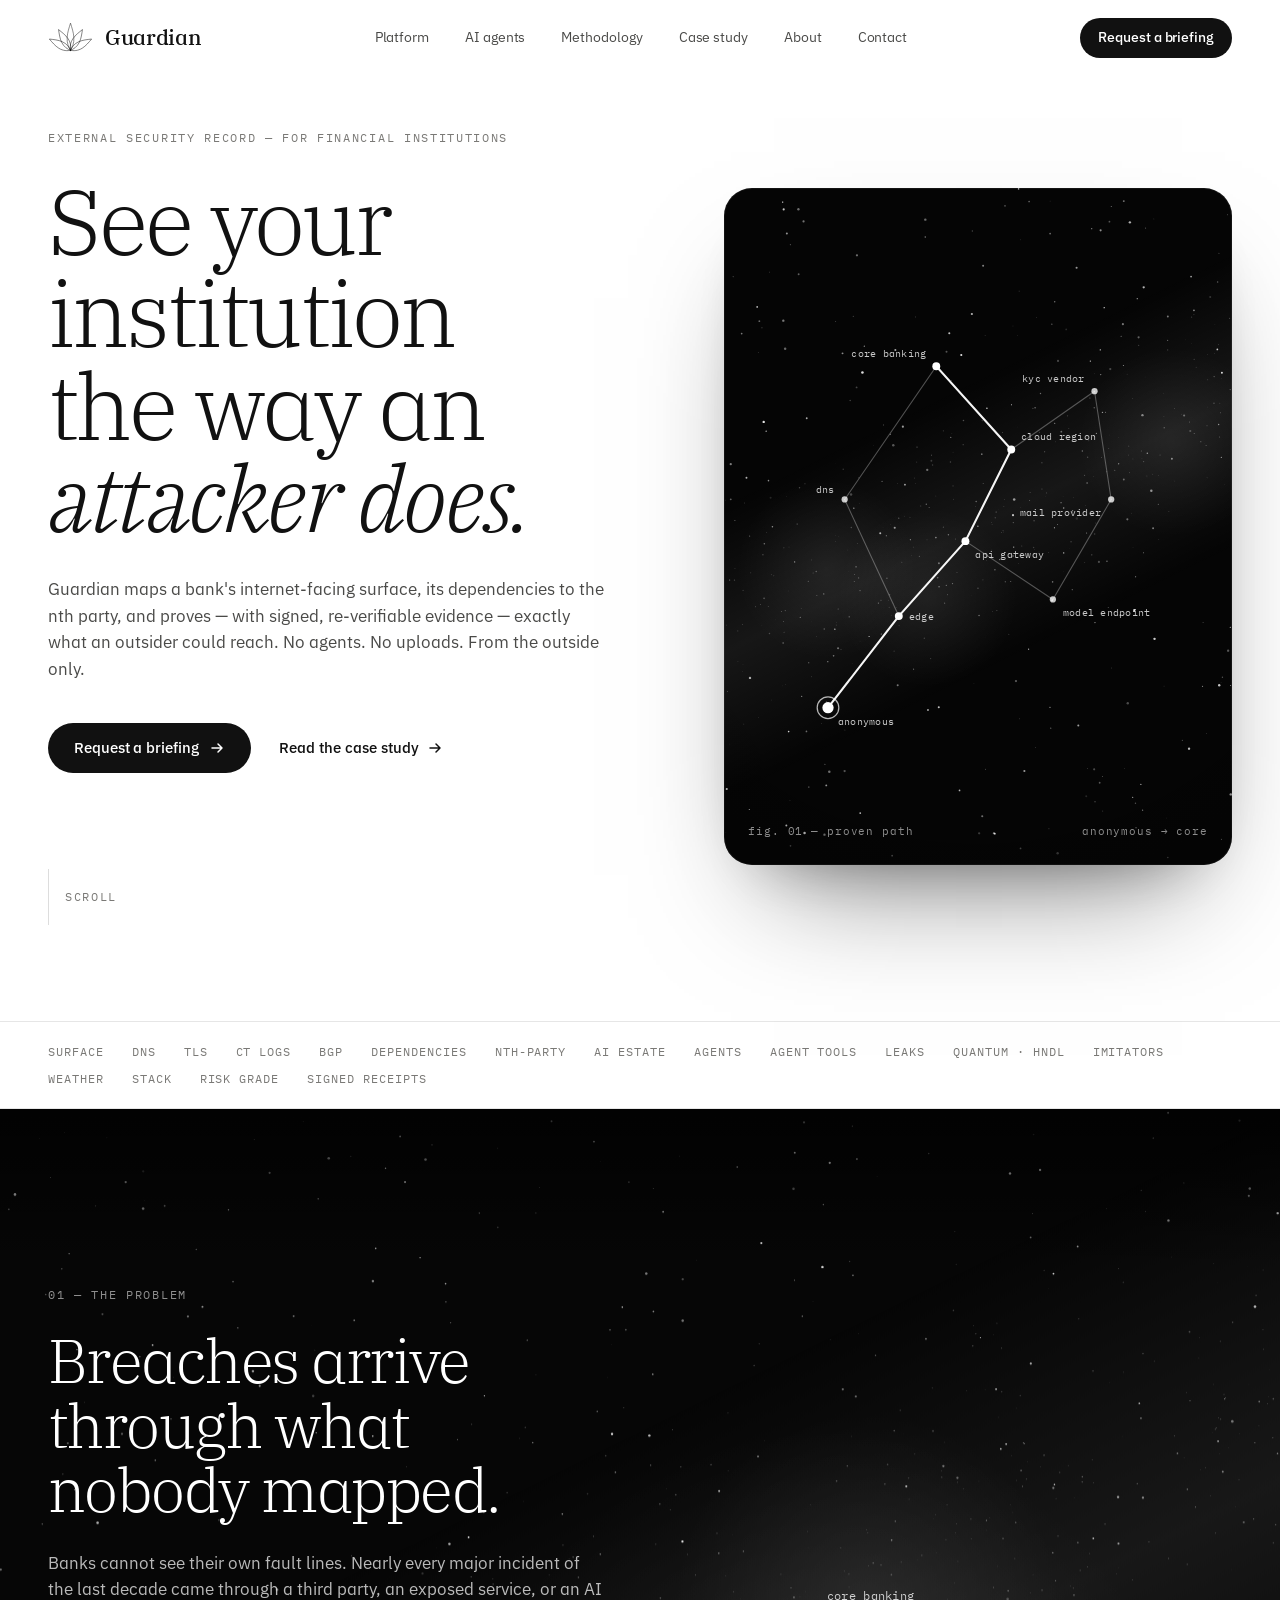
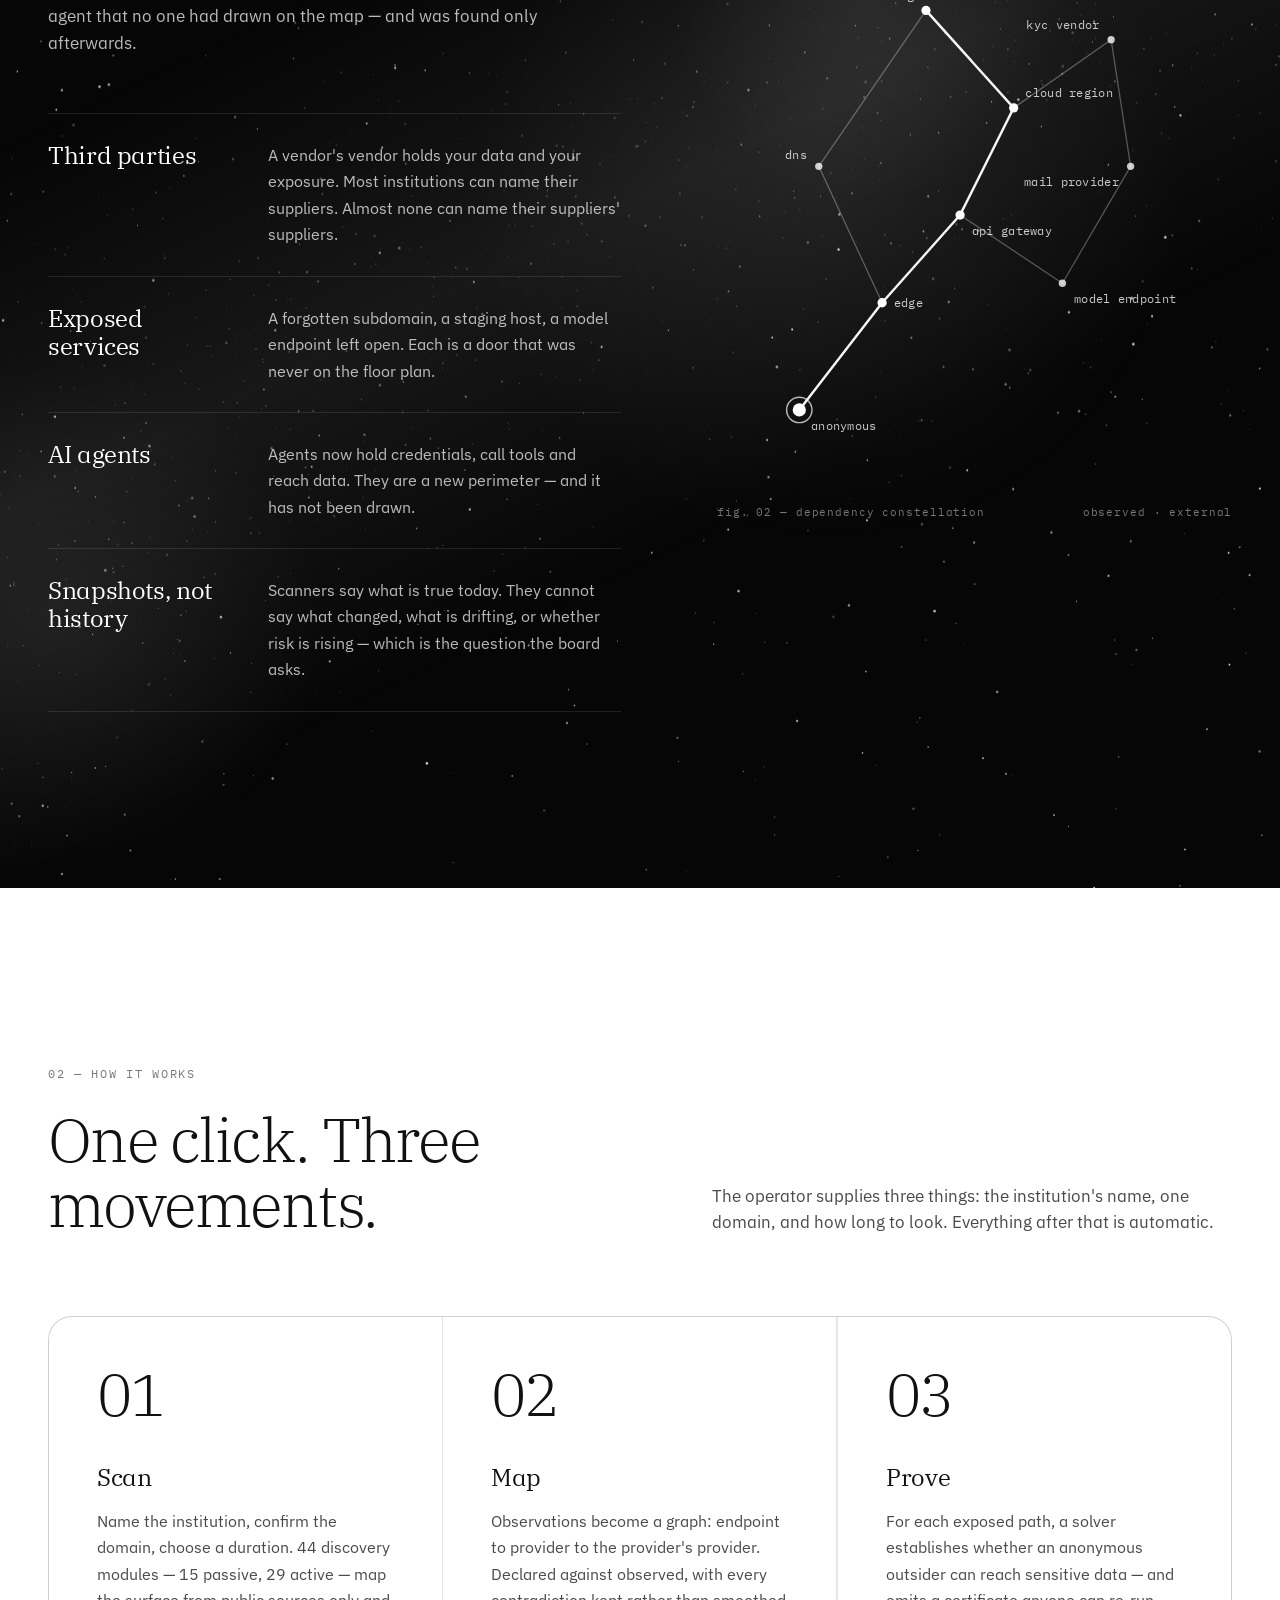
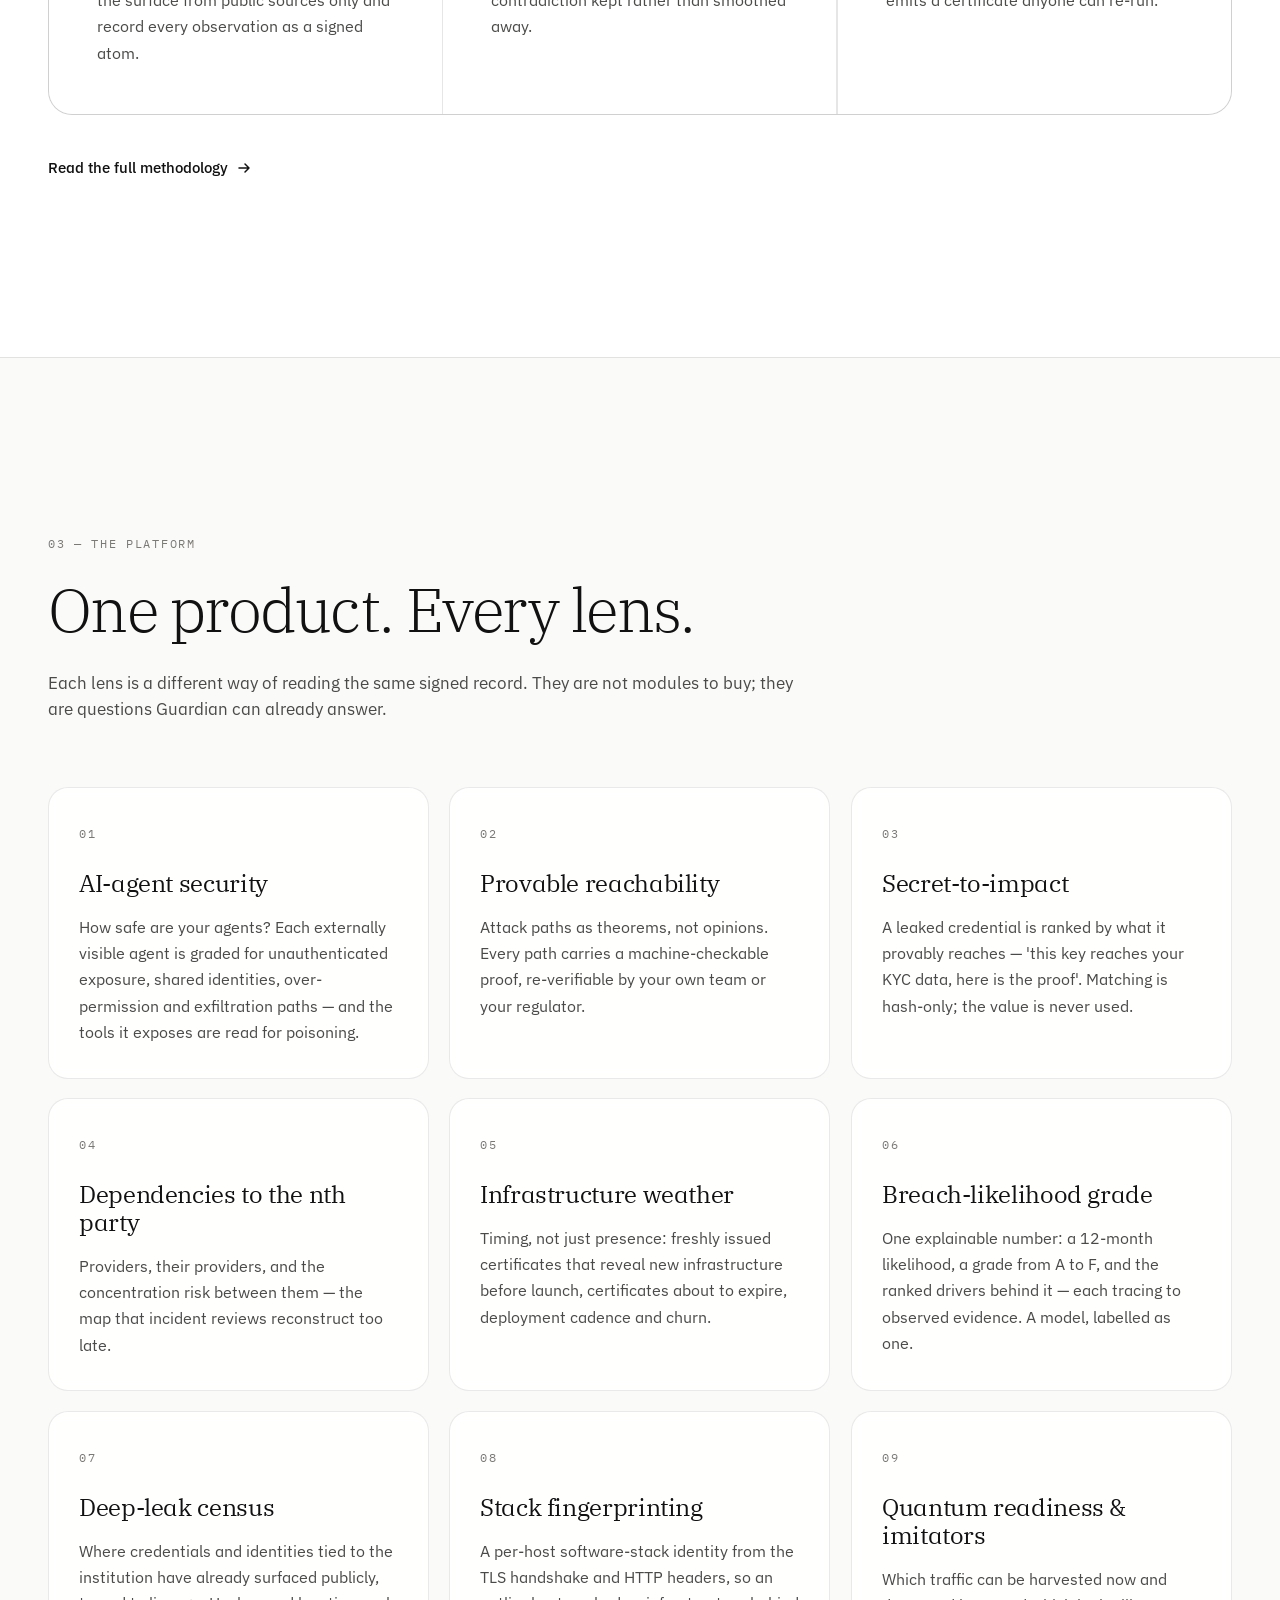
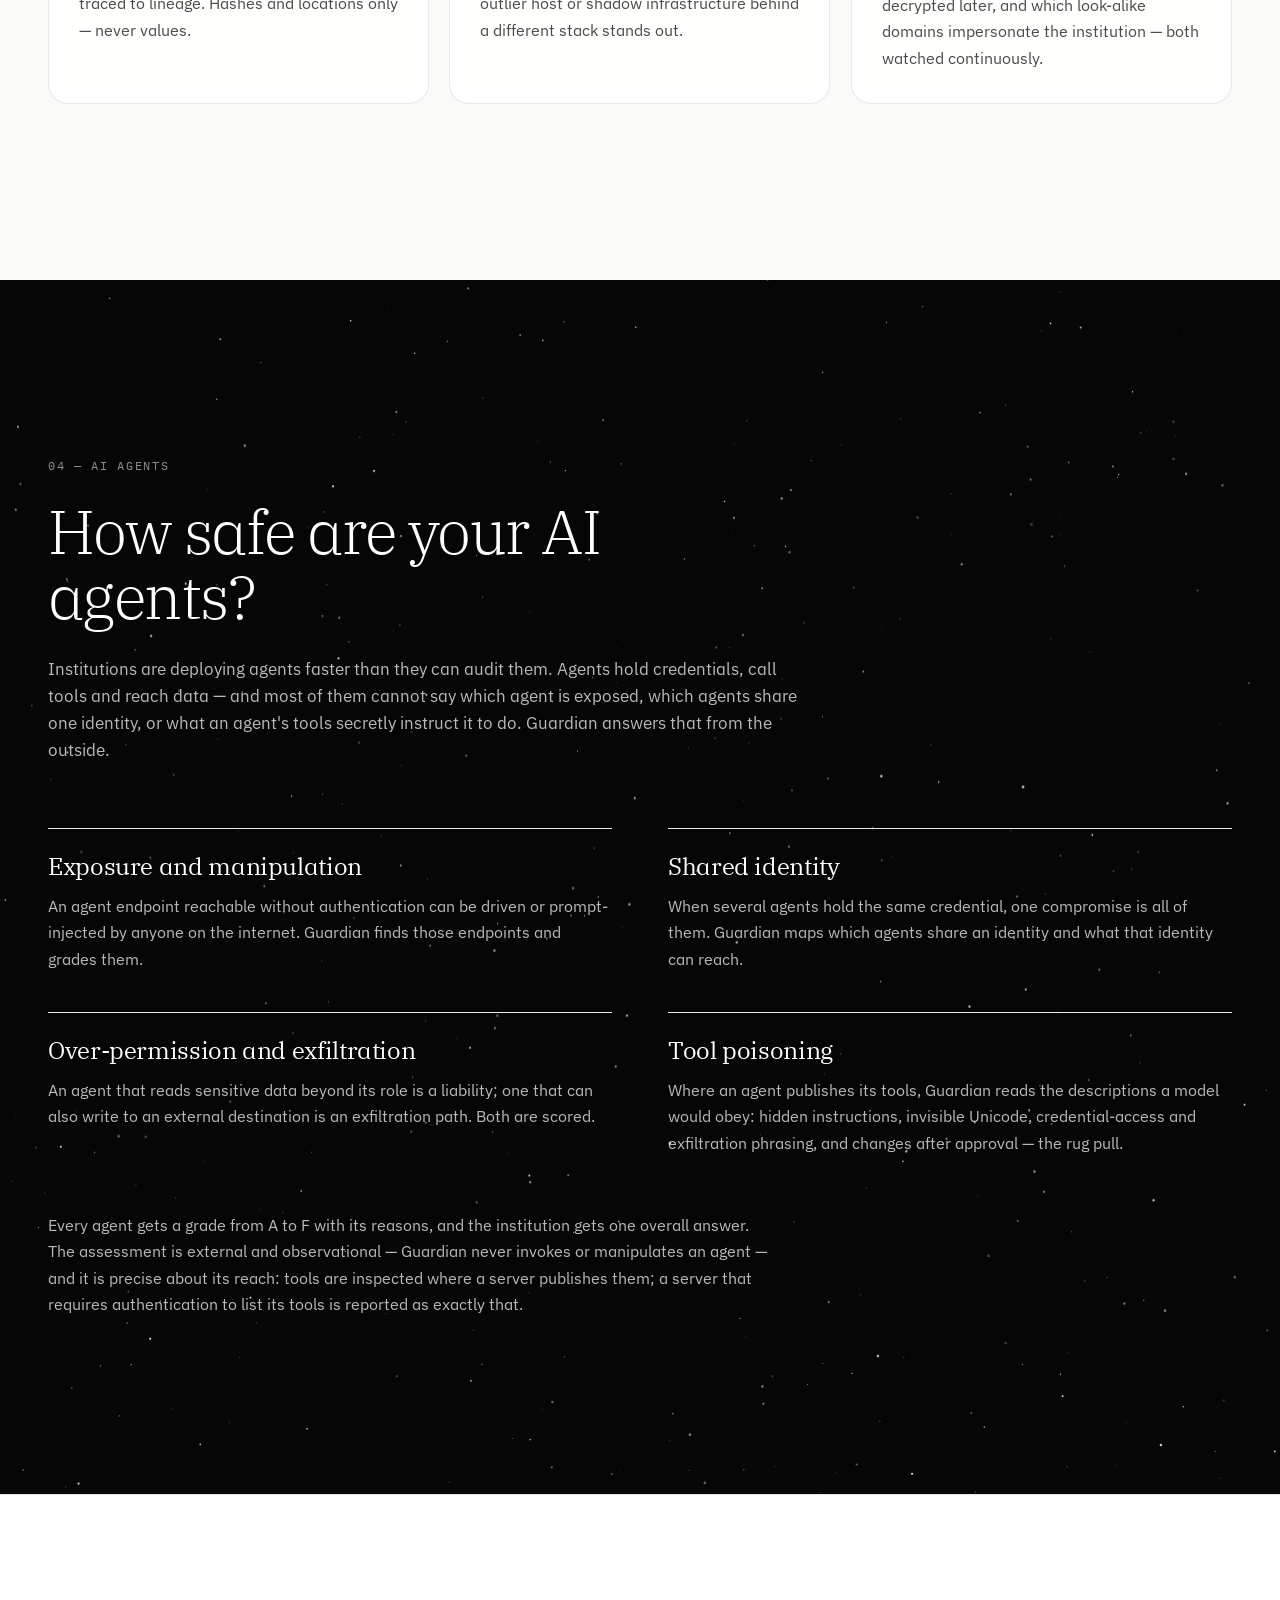
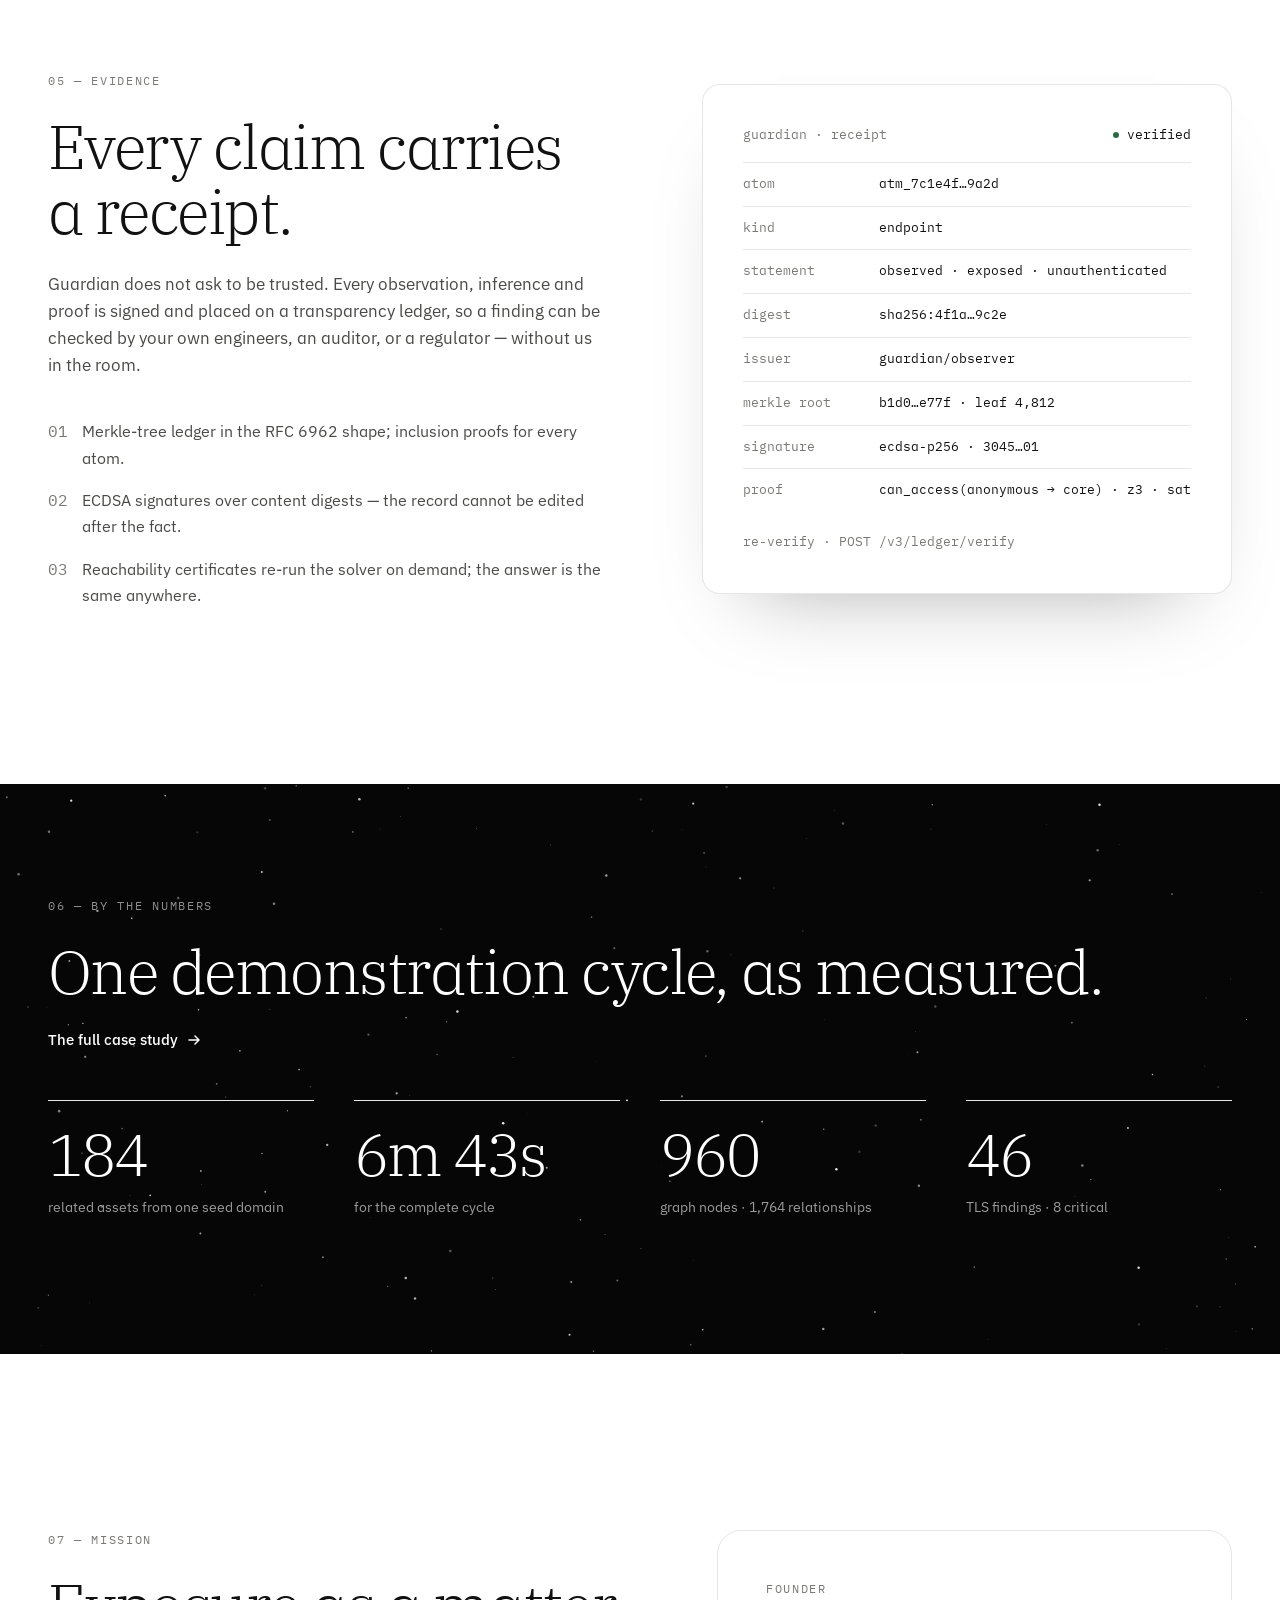
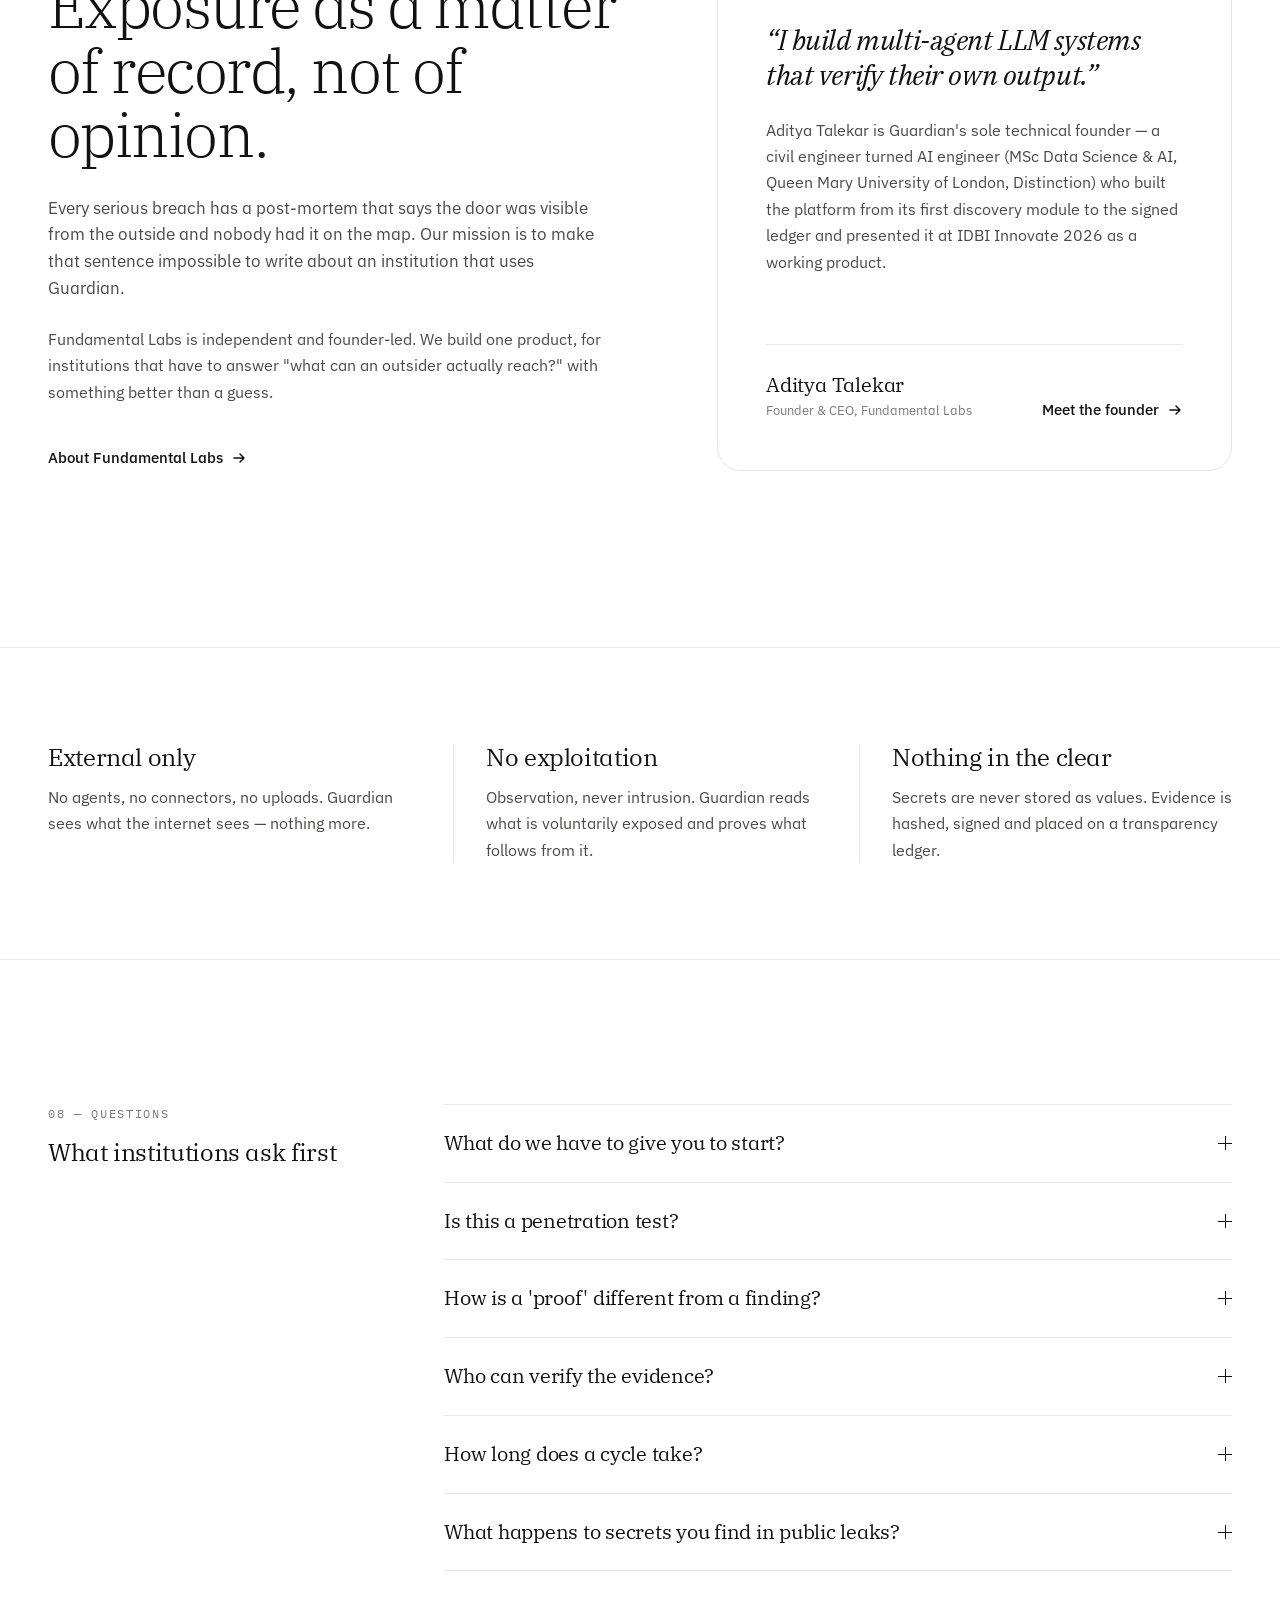
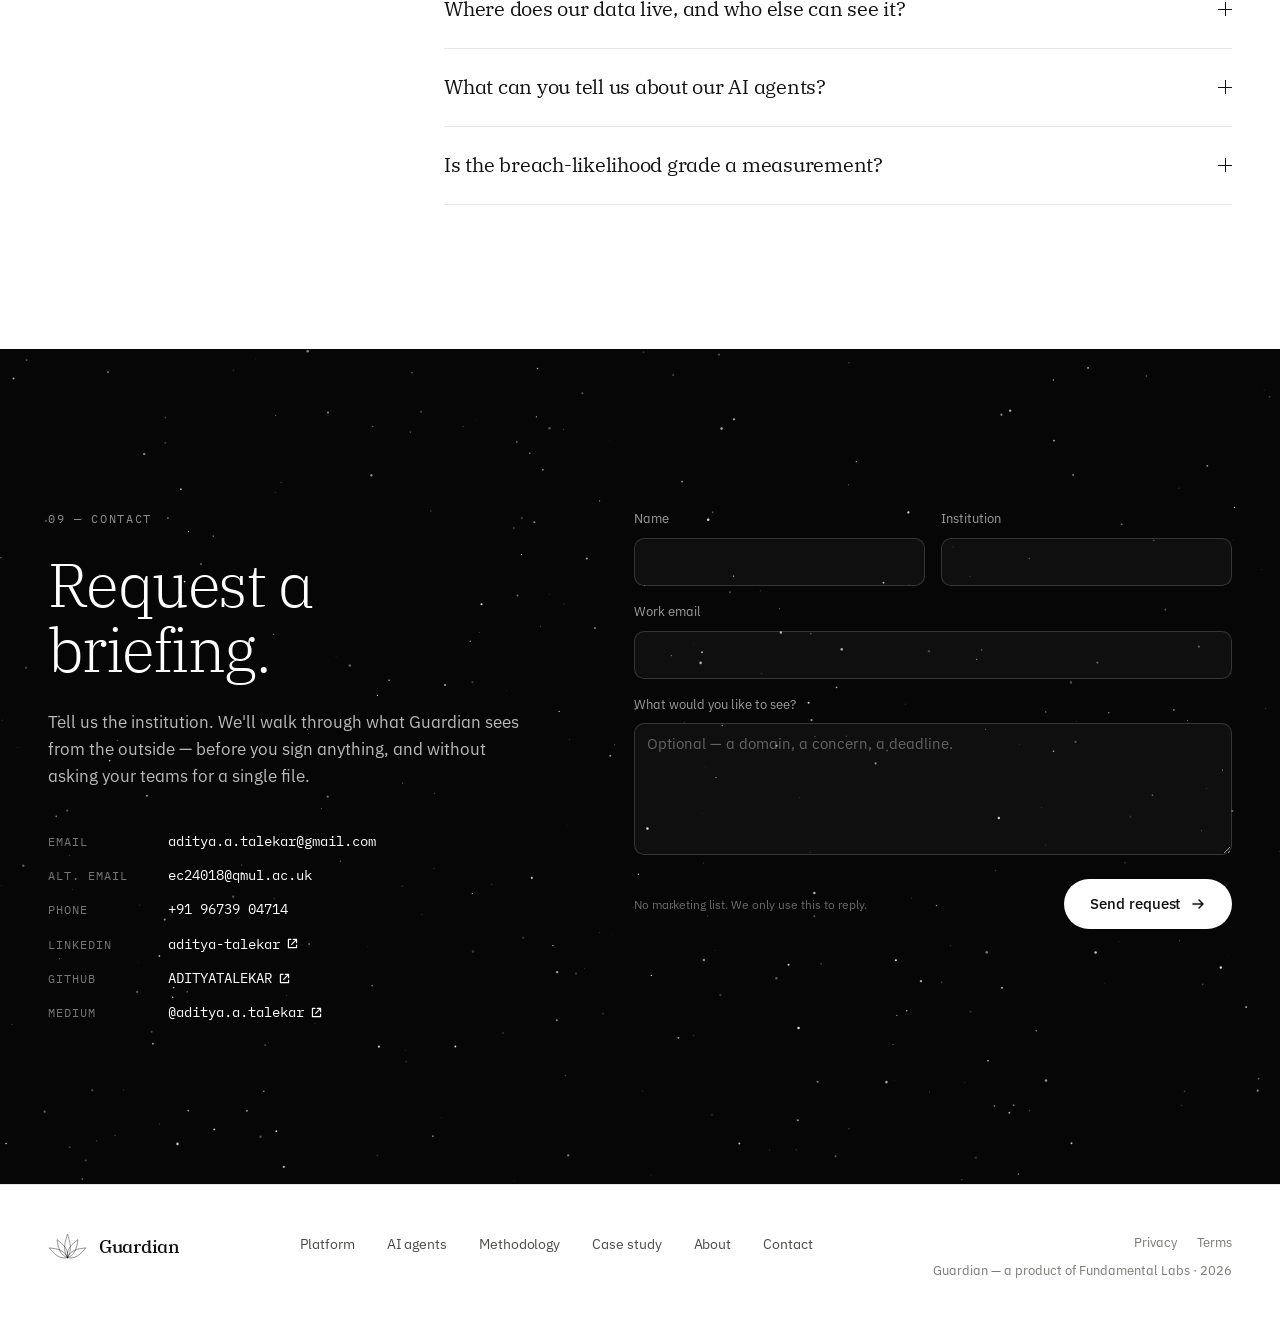
<file: index.html>
<!doctype html>
<html lang="en">
  <head>
    <meta charset="UTF-8" />
    <meta name="viewport" content="width=device-width, initial-scale=1.0" />
    <meta name="color-scheme" content="light dark" />
    <title>Guardian</title>
    <!-- Favicon: the original five-petal Guardian lotus (same petal path as src/components/brand/BrandLotus.tsx).
         Near-white by default (dark product); ink in a light OS context. -->
    <link
      rel="icon"
      type="image/svg+xml"
      href="data:image/svg+xml,%3Csvg xmlns='http://www.w3.org/2000/svg' viewBox='0 0 132 88' fill='none' stroke='%23f2f2f2' stroke-width='6' stroke-linecap='round' stroke-linejoin='round'%3E%3Cstyle%3E@media(prefers-color-scheme:light)%7Bsvg%7Bstroke:%23171717%7D%7D%3C/style%3E%3Cg transform='translate(6 0)'%3E%3Cpath d='M0 0C-7-8-13-20-12-37C-11-51-5-65 0-78C5-65 11-51 12-37C13-20 7-8 0 0Z' transform='translate(60 78) rotate(-62) scale(.9 .9)'/%3E%3Cpath d='M0 0C-7-8-13-20-12-37C-11-51-5-65 0-78C5-65 11-51 12-37C13-20 7-8 0 0Z' transform='translate(60 78) rotate(62) scale(.9 .9)'/%3E%3Cpath d='M0 0C-7-8-13-20-12-37C-11-51-5-65 0-78C5-65 11-51 12-37C13-20 7-8 0 0Z' transform='translate(60 78) rotate(-30) scale(.9 .9)'/%3E%3Cpath d='M0 0C-7-8-13-20-12-37C-11-51-5-65 0-78C5-65 11-51 12-37C13-20 7-8 0 0Z' transform='translate(60 78) rotate(30) scale(.9 .9)'/%3E%3Cpath d='M0 0C-7-8-13-20-12-37C-11-51-5-65 0-78C5-65 11-51 12-37C13-20 7-8 0 0Z' transform='translate(60 78) scale(.82 1.02)'/%3E%3C/g%3E%3C/svg%3E"
    />
    <link rel="preconnect" href="https://fonts.googleapis.com" />
    <link rel="preconnect" href="https://fonts.gstatic.com" crossorigin />
    <link
      href="https://fonts.googleapis.com/css2?family=IBM+Plex+Sans:wght@400;500;600;700&family=IBM+Plex+Mono:wght@400;500;600&family=IBM+Plex+Serif:ital,wght@0,300;0,400;0,500;0,600;1,300;1,400&display=swap"
      rel="stylesheet"
    />
    <script type="module" crossorigin src="/assets/index-Ob4uKhtk.js"></script>
    <link rel="stylesheet" crossorigin href="/assets/index-Cc1zvA0d.css">
  </head>
  <body>
    <div id="root"></div>
  </body>
</html>
</file>
<file: assets/index-Cc1zvA0d.css>
:root{--nav-w: 248px;--nav-collapsed-w: 60px;--rail-w: 244px;--drawer-w: 480px;--header-h: 60px;--content-max: 1200px;--font-sans: "IBM Plex Sans", ui-sans-serif, system-ui, -apple-system, sans-serif;--font-mono: "IBM Plex Mono", ui-monospace, "SFMono-Regular", Menlo, monospace;--font-serif: "IBM Plex Serif", ui-serif, Georgia, "Times New Roman", serif;--c-bg: 255 255 255;--c-canvas: 255 255 255;--c-page: 255 255 255;--c-surface: 255 255 255;--c-surface-2: 246 246 245;--c-surface-3: 237 237 235;--c-hover: 246 246 245;--c-line: 231 231 230;--c-line-strong: 214 213 210;--c-fg: 17 17 17;--c-fg-muted: 74 74 72;--c-fg-faint: 122 121 118;--c-fg-ghost: 168 167 163;--c-accent: 17 17 17;--c-accent-fg: 255 255 255;--c-focus: 17 17 17;--c-inverse: 17 17 17;--c-inverse-fg: 255 255 255;--c-sev-critical: 180 35 42;--c-sev-high: 181 106 27;--c-sev-medium: 154 123 20;--c-sev-low: 74 74 72;--c-sev-info: 122 121 118;--c-ok: 47 106 67;--c-warn: 154 123 20;--c-danger: 180 35 42;--st-observed: 74 74 72;--st-verified: 47 106 67;--st-attested: 90 75 122;--st-inferred: 154 123 20;--st-simulated: 122 121 118;--st-contradicted: 180 35 42;--st-unknown: 168 167 163;--as-observed: 74 74 72;--as-declared: 154 123 20;--as-both: 47 106 67;--as-contradicted: 180 35 42;--c-graph-edge: 214 213 210;--c-graph-node: 17 17 17;--shadow-hover: 0 1px 3px rgb(17 17 17 / .06);--shadow-pop: 0 10px 34px rgb(17 17 17 / .1), 0 0 0 1px rgb(17 17 17 / .04);color-scheme:light}:root[data-theme=dark]{--c-bg: 8 8 8;--c-canvas: 10 10 10;--c-page: 14 14 14;--c-surface: 18 18 18;--c-surface-2: 26 26 26;--c-surface-3: 36 36 36;--c-hover: 26 26 26;--c-line: 32 32 32;--c-line-strong: 52 52 52;--c-fg: 242 242 242;--c-fg-muted: 182 182 182;--c-fg-faint: 138 138 138;--c-fg-ghost: 96 96 96;--c-accent: 242 242 242;--c-accent-fg: 8 8 8;--c-focus: 242 242 242;--c-inverse: 242 242 242;--c-inverse-fg: 8 8 8;--c-sev-critical: 240 90 86;--c-sev-high: 232 146 64;--c-sev-medium: 214 178 74;--c-sev-low: 150 150 150;--c-sev-info: 138 138 138;--c-ok: 86 184 120;--c-warn: 214 178 74;--c-danger: 240 90 86;--st-observed: 150 150 150;--st-verified: 86 184 120;--st-attested: 168 142 224;--st-inferred: 214 178 74;--st-simulated: 138 138 138;--st-contradicted: 240 90 86;--st-unknown: 96 96 96;--as-observed: 150 150 150;--as-declared: 214 178 74;--as-both: 86 184 120;--as-contradicted: 240 90 86;--c-graph-edge: 52 52 52;--c-graph-node: 242 242 242;--shadow-hover: 0 1px 3px rgb(0 0 0 / .6);--shadow-pop: 0 16px 48px rgb(0 0 0 / .7), 0 0 0 1px rgb(255 255 255 / .06);color-scheme:dark}*,:before,:after{box-sizing:border-box;border-width:0;border-style:solid;border-color:#e5e7eb}:before,:after{--tw-content: ""}html,:host{line-height:1.5;-webkit-text-size-adjust:100%;-moz-tab-size:4;-o-tab-size:4;tab-size:4;font-family:var(--font-sans),ui-sans-serif,system-ui,sans-serif;font-feature-settings:normal;font-variation-settings:normal;-webkit-tap-highlight-color:transparent}body{margin:0;line-height:inherit}hr{height:0;color:inherit;border-top-width:1px}abbr:where([title]){-webkit-text-decoration:underline dotted;text-decoration:underline dotted}h1,h2,h3,h4,h5,h6{font-size:inherit;font-weight:inherit}a{color:inherit;text-decoration:inherit}b,strong{font-weight:bolder}code,kbd,samp,pre{font-family:var(--font-mono),ui-monospace,SFMono-Regular,Menlo,monospace;font-feature-settings:normal;font-variation-settings:normal;font-size:1em}small{font-size:80%}sub,sup{font-size:75%;line-height:0;position:relative;vertical-align:baseline}sub{bottom:-.25em}sup{top:-.5em}table{text-indent:0;border-color:inherit;border-collapse:collapse}button,input,optgroup,select,textarea{font-family:inherit;font-feature-settings:inherit;font-variation-settings:inherit;font-size:100%;font-weight:inherit;line-height:inherit;letter-spacing:inherit;color:inherit;margin:0;padding:0}button,select{text-transform:none}button,input:where([type=button]),input:where([type=reset]),input:where([type=submit]){-webkit-appearance:button;background-color:transparent;background-image:none}:-moz-focusring{outline:auto}:-moz-ui-invalid{box-shadow:none}progress{vertical-align:baseline}::-webkit-inner-spin-button,::-webkit-outer-spin-button{height:auto}[type=search]{-webkit-appearance:textfield;outline-offset:-2px}::-webkit-search-decoration{-webkit-appearance:none}::-webkit-file-upload-button{-webkit-appearance:button;font:inherit}summary{display:list-item}blockquote,dl,dd,h1,h2,h3,h4,h5,h6,hr,figure,p,pre{margin:0}fieldset{margin:0;padding:0}legend{padding:0}ol,ul,menu{list-style:none;margin:0;padding:0}dialog{padding:0}textarea{resize:vertical}input::-moz-placeholder,textarea::-moz-placeholder{opacity:1;color:#9ca3af}input::placeholder,textarea::placeholder{opacity:1;color:#9ca3af}button,[role=button]{cursor:pointer}:disabled{cursor:default}img,svg,video,canvas,audio,iframe,embed,object{display:block;vertical-align:middle}img,video{max-width:100%;height:auto}[hidden]{display:none}html,body,#root{height:100%}body{--tw-bg-opacity: 1;background-color:rgb(var(--c-bg) / var(--tw-bg-opacity));font-family:var(--font-sans),ui-sans-serif,system-ui,sans-serif;--tw-text-opacity: 1;color:rgb(var(--c-fg) / var(--tw-text-opacity));font-size:14px;line-height:1.6;font-feature-settings:"ss01","tnum";-webkit-font-smoothing:antialiased;-moz-osx-font-smoothing:grayscale}*{--tw-border-opacity: 1;border-color:rgb(var(--c-line) / var(--tw-border-opacity))}h1,h2{font-family:var(--font-serif),ui-serif,Georgia,serif;letter-spacing:-.01em}h3{font-family:var(--font-serif),ui-serif,Georgia,serif;letter-spacing:-.005em}code,kbd,samp,pre,.mono{font-family:var(--font-mono),ui-monospace,SFMono-Regular,Menlo,monospace}::-moz-selection{background:rgb(var(--c-accent) / .14);color:rgb(var(--c-fg))}::selection{background:rgb(var(--c-accent) / .14);color:rgb(var(--c-fg))}:focus-visible{outline:2px solid rgb(var(--c-focus));outline-offset:2px}button{-webkit-user-select:none;-moz-user-select:none;user-select:none}input,select,textarea{border-radius:6px;border-width:1px;--tw-border-opacity: 1;border-color:rgb(var(--c-line-strong) / var(--tw-border-opacity));--tw-bg-opacity: 1;background-color:rgb(var(--c-surface) / var(--tw-bg-opacity));padding-left:.75rem;padding-right:.75rem;font-size:14px;line-height:1.6;--tw-text-opacity: 1;color:rgb(var(--c-fg) / var(--tw-text-opacity));transition:border-color .14s ease-out,box-shadow .14s ease-out}input:not([type=checkbox]):not([type=radio]),select{height:38px}textarea{padding-top:.5rem;padding-bottom:.5rem;line-height:1.6}input:focus,select:focus,textarea:focus{outline:2px solid transparent;outline-offset:2px;border-color:rgb(var(--c-focus));box-shadow:0 0 0 1px rgb(var(--c-focus))}input::-moz-placeholder,textarea::-moz-placeholder{--tw-text-opacity: 1;color:rgb(var(--c-fg-ghost) / var(--tw-text-opacity))}input::placeholder,textarea::placeholder{--tw-text-opacity: 1;color:rgb(var(--c-fg-ghost) / var(--tw-text-opacity))}input[type=checkbox]{height:1rem;width:1rem;border-radius:4px;accent-color:rgb(var(--c-accent))}select{-webkit-appearance:none;-moz-appearance:none;appearance:none;background-repeat:no-repeat;padding-right:2rem;background-image:url("data:image/svg+xml;utf8,<svg xmlns='http://www.w3.org/2000/svg' width='12' height='12' viewBox='0 0 24 24' fill='none' stroke='%23787774' stroke-width='2' stroke-linecap='round' stroke-linejoin='round'><path d='m6 9 6 6 6-6'/></svg>");background-position:right 11px center}::-webkit-scrollbar{width:10px;height:10px}::-webkit-scrollbar-thumb{background:rgb(var(--c-line-strong));border-radius:10px;border:3px solid transparent;background-clip:padding-box}::-webkit-scrollbar-thumb:hover{background:rgb(var(--c-fg-ghost));background-clip:padding-box;border:3px solid transparent}::-webkit-scrollbar-track{background:transparent}*{scrollbar-width:thin;scrollbar-color:rgb(var(--c-line-strong)) transparent}@media(prefers-reduced-motion:reduce){*,*:before,*:after{animation-duration:.01ms!important;animation-iteration-count:1!important;transition-duration:.01ms!important}}*,:before,:after{--tw-border-spacing-x: 0;--tw-border-spacing-y: 0;--tw-translate-x: 0;--tw-translate-y: 0;--tw-rotate: 0;--tw-skew-x: 0;--tw-skew-y: 0;--tw-scale-x: 1;--tw-scale-y: 1;--tw-pan-x: ;--tw-pan-y: ;--tw-pinch-zoom: ;--tw-scroll-snap-strictness: proximity;--tw-gradient-from-position: ;--tw-gradient-via-position: ;--tw-gradient-to-position: ;--tw-ordinal: ;--tw-slashed-zero: ;--tw-numeric-figure: ;--tw-numeric-spacing: ;--tw-numeric-fraction: ;--tw-ring-inset: ;--tw-ring-offset-width: 0px;--tw-ring-offset-color: #fff;--tw-ring-color: rgb(59 130 246 / .5);--tw-ring-offset-shadow: 0 0 #0000;--tw-ring-shadow: 0 0 #0000;--tw-shadow: 0 0 #0000;--tw-shadow-colored: 0 0 #0000;--tw-blur: ;--tw-brightness: ;--tw-contrast: ;--tw-grayscale: ;--tw-hue-rotate: ;--tw-invert: ;--tw-saturate: ;--tw-sepia: ;--tw-drop-shadow: ;--tw-backdrop-blur: ;--tw-backdrop-brightness: ;--tw-backdrop-contrast: ;--tw-backdrop-grayscale: ;--tw-backdrop-hue-rotate: ;--tw-backdrop-invert: ;--tw-backdrop-opacity: ;--tw-backdrop-saturate: ;--tw-backdrop-sepia: ;--tw-contain-size: ;--tw-contain-layout: ;--tw-contain-paint: ;--tw-contain-style: }::backdrop{--tw-border-spacing-x: 0;--tw-border-spacing-y: 0;--tw-translate-x: 0;--tw-translate-y: 0;--tw-rotate: 0;--tw-skew-x: 0;--tw-skew-y: 0;--tw-scale-x: 1;--tw-scale-y: 1;--tw-pan-x: ;--tw-pan-y: ;--tw-pinch-zoom: ;--tw-scroll-snap-strictness: proximity;--tw-gradient-from-position: ;--tw-gradient-via-position: ;--tw-gradient-to-position: ;--tw-ordinal: ;--tw-slashed-zero: ;--tw-numeric-figure: ;--tw-numeric-spacing: ;--tw-numeric-fraction: ;--tw-ring-inset: ;--tw-ring-offset-width: 0px;--tw-ring-offset-color: #fff;--tw-ring-color: rgb(59 130 246 / .5);--tw-ring-offset-shadow: 0 0 #0000;--tw-ring-shadow: 0 0 #0000;--tw-shadow: 0 0 #0000;--tw-shadow-colored: 0 0 #0000;--tw-blur: ;--tw-brightness: ;--tw-contrast: ;--tw-grayscale: ;--tw-hue-rotate: ;--tw-invert: ;--tw-saturate: ;--tw-sepia: ;--tw-drop-shadow: ;--tw-backdrop-blur: ;--tw-backdrop-brightness: ;--tw-backdrop-contrast: ;--tw-backdrop-grayscale: ;--tw-backdrop-hue-rotate: ;--tw-backdrop-invert: ;--tw-backdrop-opacity: ;--tw-backdrop-saturate: ;--tw-backdrop-sepia: ;--tw-contain-size: ;--tw-contain-layout: ;--tw-contain-paint: ;--tw-contain-style: }.container{width:100%}@media(min-width:640px){.container{max-width:640px}}@media(min-width:768px){.container{max-width:768px}}@media(min-width:1024px){.container{max-width:1024px}}@media(min-width:1280px){.container{max-width:1280px}}@media(min-width:1536px){.container{max-width:1536px}}.mono{font-family:var(--font-mono),ui-monospace,SFMono-Regular,Menlo,monospace;font-size:12px;line-height:18px}.card{border-radius:8px;border-width:1px;--tw-border-opacity: 1;border-color:rgb(var(--c-line) / var(--tw-border-opacity));--tw-bg-opacity: 1;background-color:rgb(var(--c-surface) / var(--tw-bg-opacity))}.card-clickable{border-radius:8px;border-width:1px;--tw-border-opacity: 1;border-color:rgb(var(--c-line) / var(--tw-border-opacity));--tw-bg-opacity: 1;background-color:rgb(var(--c-surface) / var(--tw-bg-opacity));transition-property:box-shadow;transition-duration:.15s;transition-timing-function:cubic-bezier(0,0,.2,1)}.card-clickable:hover{--tw-shadow: var(--shadow-hover);--tw-shadow-colored: var(--shadow-hover);box-shadow:var(--tw-ring-offset-shadow, 0 0 #0000),var(--tw-ring-shadow, 0 0 #0000),var(--tw-shadow);--tw-shadow-color: rgb(var(--c-hover) / 1);--tw-shadow: var(--tw-shadow-colored)}.page-title{font-family:var(--font-serif),ui-serif,Georgia,serif;font-size:28px;line-height:34px;font-weight:600;--tw-text-opacity: 1;color:rgb(var(--c-fg) / var(--tw-text-opacity));letter-spacing:-.01em}.section-title{font-family:var(--font-serif),ui-serif,Georgia,serif;font-size:18px;line-height:26px;font-weight:600;--tw-text-opacity: 1;color:rgb(var(--c-fg) / var(--tw-text-opacity));letter-spacing:-.005em}.label-mono{font-family:var(--font-sans),ui-sans-serif,system-ui,sans-serif;font-size:11px;line-height:16px;font-weight:500;letter-spacing:.04em;--tw-text-opacity: 1;color:rgb(var(--c-fg-faint) / var(--tw-text-opacity))}.meta{font-size:11px;line-height:16px;--tw-text-opacity: 1;color:rgb(var(--c-fg-faint) / var(--tw-text-opacity))}.meaning{font-size:12px;line-height:18px;--tw-text-opacity: 1;color:rgb(var(--c-fg-faint) / var(--tw-text-opacity))}.link{cursor:pointer;--tw-text-opacity: 1;color:rgb(var(--c-accent) / var(--tw-text-opacity));text-decoration-line:underline;text-decoration-color:rgb(var(--c-fg-ghost) / 1);text-underline-offset:2px}.link:hover{text-decoration-color:rgb(var(--c-fg) / 1)}.row-click{cursor:pointer;transition-property:color,background-color,border-color,text-decoration-color,fill,stroke;transition-duration:.15s;transition-timing-function:cubic-bezier(0,0,.2,1)}.row-click:hover{--tw-bg-opacity: 1;background-color:rgb(var(--c-surface-2) / var(--tw-bg-opacity))}.hairline-rows>*+*{border-top-width:1px;--tw-border-opacity: 1;border-color:rgb(var(--c-line) / var(--tw-border-opacity))}.stack{display:flex;flex-direction:column;gap:2.5rem}.stack>*+*{border-top-width:1px;--tw-border-opacity: 1;border-color:rgb(var(--c-line) / var(--tw-border-opacity));padding-top:2.5rem}.pulse-dot{animation:pulse-dot 1.6s ease-in-out infinite}@keyframes pulse-dot{0%,to{opacity:1}50%{opacity:.35}}.sr-only{position:absolute;width:1px;height:1px;padding:0;margin:-1px;overflow:hidden;clip:rect(0,0,0,0);white-space:nowrap;border-width:0}.pointer-events-none{pointer-events:none}.\!visible{visibility:visible!important}.visible{visibility:visible}.invisible{visibility:hidden}.static{position:static}.fixed{position:fixed}.absolute{position:absolute}.relative{position:relative}.sticky{position:sticky}.inset-0{inset:0}.inset-x-0{left:0;right:0}.-left-\[22px\]{left:-22px}.-left-\[3\.5px\]{left:-3.5px}.bottom-0{bottom:0}.bottom-10{bottom:2.5rem}.bottom-3{bottom:.75rem}.bottom-6{bottom:1.5rem}.left-0{left:0}.left-2{left:.5rem}.left-3{left:.75rem}.right-0{right:0}.right-3{right:.75rem}.right-6{right:1.5rem}.top-0{top:0}.top-11{top:2.75rem}.top-2{top:.5rem}.top-3{top:.75rem}.top-6{top:1.5rem}.top-\[6px\]{top:6px}.z-20{z-index:20}.z-30{z-index:30}.z-40{z-index:40}.z-50{z-index:50}.z-\[1\]{z-index:1}.m-0{margin:0}.-mx-3{margin-left:-.75rem;margin-right:-.75rem}.-my-3{margin-top:-.75rem;margin-bottom:-.75rem}.mx-1{margin-left:.25rem;margin-right:.25rem}.mx-1\.5{margin-left:.375rem;margin-right:.375rem}.mx-2{margin-left:.5rem;margin-right:.5rem}.mx-2\.5{margin-left:.625rem;margin-right:.625rem}.mx-auto{margin-left:auto;margin-right:auto}.my-1{margin-top:.25rem;margin-bottom:.25rem}.my-14{margin-top:3.5rem;margin-bottom:3.5rem}.my-8{margin-top:2rem;margin-bottom:2rem}.-mb-px{margin-bottom:-1px}.-mr-1{margin-right:-.25rem}.-mr-1\.5{margin-right:-.375rem}.-mt-1{margin-top:-.25rem}.-mt-1\.5{margin-top:-.375rem}.-mt-2{margin-top:-.5rem}.mb-1{margin-bottom:.25rem}.mb-1\.5{margin-bottom:.375rem}.mb-10{margin-bottom:2.5rem}.mb-2{margin-bottom:.5rem}.mb-2\.5{margin-bottom:.625rem}.mb-3{margin-bottom:.75rem}.mb-3\.5{margin-bottom:.875rem}.mb-4{margin-bottom:1rem}.mb-5{margin-bottom:1.25rem}.mb-6{margin-bottom:1.5rem}.mb-7{margin-bottom:1.75rem}.mb-8{margin-bottom:2rem}.ml-1{margin-left:.25rem}.ml-2{margin-left:.5rem}.ml-auto{margin-left:auto}.mt-0{margin-top:0}.mt-0\.5{margin-top:.125rem}.mt-1{margin-top:.25rem}.mt-1\.5{margin-top:.375rem}.mt-10{margin-top:2.5rem}.mt-12{margin-top:3rem}.mt-14{margin-top:3.5rem}.mt-16{margin-top:4rem}.mt-2{margin-top:.5rem}.mt-2\.5{margin-top:.625rem}.mt-20{margin-top:5rem}.mt-24{margin-top:6rem}.mt-3{margin-top:.75rem}.mt-4{margin-top:1rem}.mt-5{margin-top:1.25rem}.mt-6{margin-top:1.5rem}.mt-7{margin-top:1.75rem}.mt-8{margin-top:2rem}.block{display:block}.inline-block{display:inline-block}.inline{display:inline}.flex{display:flex}.inline-flex{display:inline-flex}.table{display:table}.grid{display:grid}.contents{display:contents}.hidden{display:none}.aspect-\[3\/4\]{aspect-ratio:3/4}.aspect-square{aspect-ratio:1 / 1}.h-1{height:.25rem}.h-1\.5{height:.375rem}.h-10{height:2.5rem}.h-12{height:3rem}.h-14{height:3.5rem}.h-2{height:.5rem}.h-2\.5{height:.625rem}.h-3{height:.75rem}.h-3\.5{height:.875rem}.h-4{height:1rem}.h-40{height:10rem}.h-5{height:1.25rem}.h-6{height:1.5rem}.h-7{height:1.75rem}.h-8{height:2rem}.h-9{height:2.25rem}.h-\[76px\]{height:76px}.h-auto{height:auto}.h-full{height:100%}.h-header{height:var(--header-h)}.h-px{height:1px}.h-screen{height:100vh}.max-h-56{max-height:14rem}.max-h-\[64vh\]{max-height:64vh}.max-h-\[72vh\]{max-height:72vh}.max-h-\[76vh\]{max-height:76vh}.max-h-\[calc\(100vh-96px\)\]{max-height:calc(100vh - 96px)}.min-h-0{min-height:0px}.min-h-\[100svh\]{min-height:100svh}.min-h-\[44px\]{min-height:44px}.min-h-screen{min-height:100vh}.w-1{width:.25rem}.w-1\.5{width:.375rem}.w-1\/3{width:33.333333%}.w-10{width:2.5rem}.w-16{width:4rem}.w-2{width:.5rem}.w-2\.5{width:.625rem}.w-20{width:5rem}.w-24{width:6rem}.w-3{width:.75rem}.w-3\.5{width:.875rem}.w-32{width:8rem}.w-4{width:1rem}.w-6{width:1.5rem}.w-8{width:2rem}.w-80{width:20rem}.w-full{width:100%}.w-nav{width:var(--nav-w)}.w-nav-collapsed{width:var(--nav-collapsed-w)}.w-px{width:1px}.w-rail{width:var(--rail-w)}.min-w-0{min-width:0px}.min-w-\[160px\]{min-width:160px}.min-w-\[180px\]{min-width:180px}.min-w-\[200px\]{min-width:200px}.min-w-\[220px\]{min-width:220px}.max-w-2xl{max-width:42rem}.max-w-3xl{max-width:48rem}.max-w-4xl{max-width:56rem}.max-w-\[1120px\]{max-width:1120px}.max-w-\[1200px\]{max-width:1200px}.max-w-\[220px\]{max-width:220px}.max-w-\[260px\]{max-width:260px}.max-w-\[480px\]{max-width:480px}.max-w-\[560px\]{max-width:560px}.max-w-\[60\%\]{max-width:60%}.max-w-\[620px\]{max-width:620px}.max-w-\[640px\]{max-width:640px}.max-w-\[680px\]{max-width:680px}.max-w-\[720px\]{max-width:720px}.max-w-\[760px\]{max-width:760px}.max-w-\[920px\]{max-width:920px}.max-w-\[calc\(100vw-48px\)\]{max-width:calc(100vw - 48px)}.max-w-content{max-width:var(--content-max)}.max-w-full{max-width:100%}.max-w-md{max-width:28rem}.max-w-sm{max-width:24rem}.max-w-xl{max-width:36rem}.flex-1{flex:1 1 0%}.shrink-0{flex-shrink:0}.border-collapse{border-collapse:collapse}.-translate-y-\[6px\]{--tw-translate-y: -6px;transform:translate(var(--tw-translate-x),var(--tw-translate-y)) rotate(var(--tw-rotate)) skew(var(--tw-skew-x)) skewY(var(--tw-skew-y)) scaleX(var(--tw-scale-x)) scaleY(var(--tw-scale-y))}.translate-x-0{--tw-translate-x: 0px;transform:translate(var(--tw-translate-x),var(--tw-translate-y)) rotate(var(--tw-rotate)) skew(var(--tw-skew-x)) skewY(var(--tw-skew-y)) scaleX(var(--tw-scale-x)) scaleY(var(--tw-scale-y))}.translate-x-full{--tw-translate-x: 100%;transform:translate(var(--tw-translate-x),var(--tw-translate-y)) rotate(var(--tw-rotate)) skew(var(--tw-skew-x)) skewY(var(--tw-skew-y)) scaleX(var(--tw-scale-x)) scaleY(var(--tw-scale-y))}.translate-y-\[6px\]{--tw-translate-y: 6px;transform:translate(var(--tw-translate-x),var(--tw-translate-y)) rotate(var(--tw-rotate)) skew(var(--tw-skew-x)) skewY(var(--tw-skew-y)) scaleX(var(--tw-scale-x)) scaleY(var(--tw-scale-y))}.-rotate-45{--tw-rotate: -45deg;transform:translate(var(--tw-translate-x),var(--tw-translate-y)) rotate(var(--tw-rotate)) skew(var(--tw-skew-x)) skewY(var(--tw-skew-y)) scaleX(var(--tw-scale-x)) scaleY(var(--tw-scale-y))}.rotate-45{--tw-rotate: 45deg;transform:translate(var(--tw-translate-x),var(--tw-translate-y)) rotate(var(--tw-rotate)) skew(var(--tw-skew-x)) skewY(var(--tw-skew-y)) scaleX(var(--tw-scale-x)) scaleY(var(--tw-scale-y))}.transform{transform:translate(var(--tw-translate-x),var(--tw-translate-y)) rotate(var(--tw-rotate)) skew(var(--tw-skew-x)) skewY(var(--tw-skew-y)) scaleX(var(--tw-scale-x)) scaleY(var(--tw-scale-y))}@keyframes pulse{50%{opacity:.5}}.animate-pulse{animation:pulse 2s cubic-bezier(.4,0,.6,1) infinite}@keyframes spin{to{transform:rotate(360deg)}}.animate-spin{animation:spin 1s linear infinite}.cursor-grab{cursor:grab}.cursor-pointer{cursor:pointer}.touch-none{touch-action:none}.select-none{-webkit-user-select:none;-moz-user-select:none;user-select:none}.resize{resize:both}.scroll-mt-16{scroll-margin-top:4rem}.list-decimal{list-style-type:decimal}.list-disc{list-style-type:disc}.list-none{list-style-type:none}.columns-2{-moz-columns:2;columns:2}.grid-cols-1{grid-template-columns:repeat(1,minmax(0,1fr))}.grid-cols-2{grid-template-columns:repeat(2,minmax(0,1fr))}.grid-cols-\[1fr_auto\]{grid-template-columns:1fr auto}.grid-cols-\[22px_1fr\]{grid-template-columns:22px 1fr}.grid-cols-\[84px_1fr\]{grid-template-columns:84px 1fr}.grid-cols-\[auto_1fr_auto_1fr\]{grid-template-columns:auto 1fr auto 1fr}.grid-cols-\[minmax\(104px\,auto\)_1fr\]{grid-template-columns:minmax(104px,auto) 1fr}.flex-row-reverse{flex-direction:row-reverse}.flex-col{flex-direction:column}.flex-wrap{flex-wrap:wrap}.items-start{align-items:flex-start}.items-end{align-items:flex-end}.items-center{align-items:center}.items-baseline{align-items:baseline}.justify-start{justify-content:flex-start}.justify-end{justify-content:flex-end}.justify-center{justify-content:center}.justify-between{justify-content:space-between}.gap-0{gap:0px}.gap-0\.5{gap:.125rem}.gap-1{gap:.25rem}.gap-1\.5{gap:.375rem}.gap-10{gap:2.5rem}.gap-12{gap:3rem}.gap-16{gap:4rem}.gap-2{gap:.5rem}.gap-2\.5{gap:.625rem}.gap-3{gap:.75rem}.gap-4{gap:1rem}.gap-5{gap:1.25rem}.gap-6{gap:1.5rem}.gap-7{gap:1.75rem}.gap-8{gap:2rem}.gap-9{gap:2.25rem}.gap-px{gap:1px}.gap-x-10{-moz-column-gap:2.5rem;column-gap:2.5rem}.gap-x-12{-moz-column-gap:3rem;column-gap:3rem}.gap-x-14{-moz-column-gap:3.5rem;column-gap:3.5rem}.gap-x-16{-moz-column-gap:4rem;column-gap:4rem}.gap-x-3{-moz-column-gap:.75rem;column-gap:.75rem}.gap-x-4{-moz-column-gap:1rem;column-gap:1rem}.gap-x-6{-moz-column-gap:1.5rem;column-gap:1.5rem}.gap-x-7{-moz-column-gap:1.75rem;column-gap:1.75rem}.gap-x-8{-moz-column-gap:2rem;column-gap:2rem}.gap-y-0{row-gap:0px}.gap-y-0\.5{row-gap:.125rem}.gap-y-1{row-gap:.25rem}.gap-y-10{row-gap:2.5rem}.gap-y-12{row-gap:3rem}.gap-y-2{row-gap:.5rem}.gap-y-2\.5{row-gap:.625rem}.gap-y-3{row-gap:.75rem}.gap-y-4{row-gap:1rem}.gap-y-5{row-gap:1.25rem}.gap-y-6{row-gap:1.5rem}.gap-y-8{row-gap:2rem}.space-y-0>:not([hidden])~:not([hidden]){--tw-space-y-reverse: 0;margin-top:calc(0px * calc(1 - var(--tw-space-y-reverse)));margin-bottom:calc(0px * var(--tw-space-y-reverse))}.space-y-0\.5>:not([hidden])~:not([hidden]){--tw-space-y-reverse: 0;margin-top:calc(.125rem * calc(1 - var(--tw-space-y-reverse)));margin-bottom:calc(.125rem * var(--tw-space-y-reverse))}.space-y-1>:not([hidden])~:not([hidden]){--tw-space-y-reverse: 0;margin-top:calc(.25rem * calc(1 - var(--tw-space-y-reverse)));margin-bottom:calc(.25rem * var(--tw-space-y-reverse))}.space-y-1\.5>:not([hidden])~:not([hidden]){--tw-space-y-reverse: 0;margin-top:calc(.375rem * calc(1 - var(--tw-space-y-reverse)));margin-bottom:calc(.375rem * var(--tw-space-y-reverse))}.space-y-14>:not([hidden])~:not([hidden]){--tw-space-y-reverse: 0;margin-top:calc(3.5rem * calc(1 - var(--tw-space-y-reverse)));margin-bottom:calc(3.5rem * var(--tw-space-y-reverse))}.space-y-2>:not([hidden])~:not([hidden]){--tw-space-y-reverse: 0;margin-top:calc(.5rem * calc(1 - var(--tw-space-y-reverse)));margin-bottom:calc(.5rem * var(--tw-space-y-reverse))}.space-y-2\.5>:not([hidden])~:not([hidden]){--tw-space-y-reverse: 0;margin-top:calc(.625rem * calc(1 - var(--tw-space-y-reverse)));margin-bottom:calc(.625rem * var(--tw-space-y-reverse))}.space-y-3>:not([hidden])~:not([hidden]){--tw-space-y-reverse: 0;margin-top:calc(.75rem * calc(1 - var(--tw-space-y-reverse)));margin-bottom:calc(.75rem * var(--tw-space-y-reverse))}.space-y-4>:not([hidden])~:not([hidden]){--tw-space-y-reverse: 0;margin-top:calc(1rem * calc(1 - var(--tw-space-y-reverse)));margin-bottom:calc(1rem * var(--tw-space-y-reverse))}.space-y-5>:not([hidden])~:not([hidden]){--tw-space-y-reverse: 0;margin-top:calc(1.25rem * calc(1 - var(--tw-space-y-reverse)));margin-bottom:calc(1.25rem * var(--tw-space-y-reverse))}.space-y-6>:not([hidden])~:not([hidden]){--tw-space-y-reverse: 0;margin-top:calc(1.5rem * calc(1 - var(--tw-space-y-reverse)));margin-bottom:calc(1.5rem * var(--tw-space-y-reverse))}.space-y-7>:not([hidden])~:not([hidden]){--tw-space-y-reverse: 0;margin-top:calc(1.75rem * calc(1 - var(--tw-space-y-reverse)));margin-bottom:calc(1.75rem * var(--tw-space-y-reverse))}.space-y-8>:not([hidden])~:not([hidden]){--tw-space-y-reverse: 0;margin-top:calc(2rem * calc(1 - var(--tw-space-y-reverse)));margin-bottom:calc(2rem * var(--tw-space-y-reverse))}.space-y-px>:not([hidden])~:not([hidden]){--tw-space-y-reverse: 0;margin-top:calc(1px * calc(1 - var(--tw-space-y-reverse)));margin-bottom:calc(1px * var(--tw-space-y-reverse))}.divide-y>:not([hidden])~:not([hidden]){--tw-divide-y-reverse: 0;border-top-width:calc(1px * calc(1 - var(--tw-divide-y-reverse)));border-bottom-width:calc(1px * var(--tw-divide-y-reverse))}.divide-\[var\(--hair\)\]>:not([hidden])~:not([hidden]){border-color:var(--hair)}.divide-line>:not([hidden])~:not([hidden]){--tw-divide-opacity: 1;border-color:rgb(var(--c-line) / var(--tw-divide-opacity))}.divide-white\/10>:not([hidden])~:not([hidden]){border-color:#ffffff1a}.self-center{align-self:center}.justify-self-end{justify-self:end}.overflow-auto{overflow:auto}.overflow-hidden{overflow:hidden}.overflow-y-auto{overflow-y:auto}.truncate{overflow:hidden;text-overflow:ellipsis;white-space:nowrap}.whitespace-nowrap{white-space:nowrap}.whitespace-pre{white-space:pre}.whitespace-pre-wrap{white-space:pre-wrap}.break-words{overflow-wrap:break-word}.break-all{word-break:break-all}.rounded{border-radius:6px}.rounded-2xl{border-radius:1rem}.rounded-\[24px\]{border-radius:24px}.rounded-full{border-radius:9999px}.rounded-lg{border-radius:8px}.rounded-md{border-radius:6px}.rounded-sm{border-radius:4px}.border{border-width:1px}.border-\[1\.5px\]{border-width:1.5px}.border-y{border-top-width:1px;border-bottom-width:1px}.border-b{border-bottom-width:1px}.border-b-\[1\.5px\]{border-bottom-width:1.5px}.border-l{border-left-width:1px}.border-l-2{border-left-width:2px}.border-r{border-right-width:1px}.border-t{border-top-width:1px}.border-\[var\(--hair\)\]{border-color:var(--hair)}.border-accent{--tw-border-opacity: 1;border-color:rgb(var(--c-accent) / var(--tw-border-opacity))}.border-danger{--tw-border-opacity: 1;border-color:rgb(var(--c-danger) / var(--tw-border-opacity))}.border-fg{--tw-border-opacity: 1;border-color:rgb(var(--c-fg) / var(--tw-border-opacity))}.border-line{--tw-border-opacity: 1;border-color:rgb(var(--c-line) / var(--tw-border-opacity))}.border-line-strong{--tw-border-opacity: 1;border-color:rgb(var(--c-line-strong) / var(--tw-border-opacity))}.border-transparent{border-color:transparent}.border-warn{--tw-border-opacity: 1;border-color:rgb(var(--c-warn) / var(--tw-border-opacity))}.border-white\/10{border-color:#ffffff1a}.border-white\/15{border-color:#ffffff26}.bg-\[\#050505\]{--tw-bg-opacity: 1;background-color:rgb(5 5 5 / var(--tw-bg-opacity))}.bg-\[\#2f6a43\]{--tw-bg-opacity: 1;background-color:rgb(47 106 67 / var(--tw-bg-opacity))}.bg-\[\#fafaf9\]{--tw-bg-opacity: 1;background-color:rgb(250 250 249 / var(--tw-bg-opacity))}.bg-\[var\(--hair\)\]{background-color:var(--hair)}.bg-accent{--tw-bg-opacity: 1;background-color:rgb(var(--c-accent) / var(--tw-bg-opacity))}.bg-bg{--tw-bg-opacity: 1;background-color:rgb(var(--c-bg) / var(--tw-bg-opacity))}.bg-black\/20{background-color:#0003}.bg-canvas{--tw-bg-opacity: 1;background-color:rgb(var(--c-canvas) / var(--tw-bg-opacity))}.bg-current{background-color:currentColor}.bg-danger{--tw-bg-opacity: 1;background-color:rgb(var(--c-danger) / var(--tw-bg-opacity))}.bg-danger\/5{background-color:rgb(var(--c-danger) / .05)}.bg-fg{--tw-bg-opacity: 1;background-color:rgb(var(--c-fg) / var(--tw-bg-opacity))}.bg-fg-ghost{--tw-bg-opacity: 1;background-color:rgb(var(--c-fg-ghost) / var(--tw-bg-opacity))}.bg-line{--tw-bg-opacity: 1;background-color:rgb(var(--c-line) / var(--tw-bg-opacity))}.bg-ok{--tw-bg-opacity: 1;background-color:rgb(var(--c-ok) / var(--tw-bg-opacity))}.bg-surface{--tw-bg-opacity: 1;background-color:rgb(var(--c-surface) / var(--tw-bg-opacity))}.bg-surface-2{--tw-bg-opacity: 1;background-color:rgb(var(--c-surface-2) / var(--tw-bg-opacity))}.bg-surface-3{--tw-bg-opacity: 1;background-color:rgb(var(--c-surface-3) / var(--tw-bg-opacity))}.bg-transparent{background-color:transparent}.bg-white{--tw-bg-opacity: 1;background-color:rgb(255 255 255 / var(--tw-bg-opacity))}.bg-gradient-to-b{background-image:linear-gradient(to bottom,var(--tw-gradient-stops))}.from-black\/70{--tw-gradient-from: rgb(0 0 0 / .7) var(--tw-gradient-from-position);--tw-gradient-to: rgb(0 0 0 / 0) var(--tw-gradient-to-position);--tw-gradient-stops: var(--tw-gradient-from), var(--tw-gradient-to)}.to-transparent{--tw-gradient-to: transparent var(--tw-gradient-to-position)}.p-0{padding:0}.p-0\.5{padding:.125rem}.p-3{padding:.75rem}.p-4{padding:1rem}.p-5{padding:1.25rem}.p-6{padding:1.5rem}.p-8{padding:2rem}.p-9{padding:2.25rem}.p-\[9\%\]{padding:9%}.\!px-0{padding-left:0!important;padding-right:0!important}.px-0{padding-left:0;padding-right:0}.px-1{padding-left:.25rem;padding-right:.25rem}.px-1\.5{padding-left:.375rem;padding-right:.375rem}.px-2{padding-left:.5rem;padding-right:.5rem}.px-2\.5{padding-left:.625rem;padding-right:.625rem}.px-3{padding-left:.75rem;padding-right:.75rem}.px-4{padding-left:1rem;padding-right:1rem}.px-5{padding-left:1.25rem;padding-right:1.25rem}.px-6{padding-left:1.5rem;padding-right:1.5rem}.px-8{padding-left:2rem;padding-right:2rem}.py-0{padding-top:0;padding-bottom:0}.py-1{padding-top:.25rem;padding-bottom:.25rem}.py-1\.5{padding-top:.375rem;padding-bottom:.375rem}.py-10{padding-top:2.5rem;padding-bottom:2.5rem}.py-12{padding-top:3rem;padding-bottom:3rem}.py-16{padding-top:4rem;padding-bottom:4rem}.py-2{padding-top:.5rem;padding-bottom:.5rem}.py-2\.5{padding-top:.625rem;padding-bottom:.625rem}.py-20{padding-top:5rem;padding-bottom:5rem}.py-24{padding-top:6rem;padding-bottom:6rem}.py-28{padding-top:7rem;padding-bottom:7rem}.py-3{padding-top:.75rem;padding-bottom:.75rem}.py-32{padding-top:8rem;padding-bottom:8rem}.py-4{padding-top:1rem;padding-bottom:1rem}.py-5{padding-top:1.25rem;padding-bottom:1.25rem}.py-6{padding-top:1.5rem;padding-bottom:1.5rem}.py-7{padding-top:1.75rem;padding-bottom:1.75rem}.py-8{padding-top:2rem;padding-bottom:2rem}.pb-1{padding-bottom:.25rem}.pb-10{padding-bottom:2.5rem}.pb-14{padding-bottom:3.5rem}.pb-16{padding-bottom:4rem}.pb-2{padding-bottom:.5rem}.pb-20{padding-bottom:5rem}.pb-24{padding-bottom:6rem}.pb-3{padding-bottom:.75rem}.pb-4{padding-bottom:1rem}.pb-6{padding-bottom:1.5rem}.pl-4{padding-left:1rem}.pl-5{padding-left:1.25rem}.pl-6{padding-left:1.5rem}.pl-9{padding-left:2.25rem}.pl-nav{padding-left:var(--nav-w)}.pl-nav-collapsed{padding-left:var(--nav-collapsed-w)}.pt-0{padding-top:0}.pt-0\.5{padding-top:.125rem}.pt-1{padding-top:.25rem}.pt-10{padding-top:2.5rem}.pt-12{padding-top:3rem}.pt-16{padding-top:4rem}.pt-2{padding-top:.5rem}.pt-24{padding-top:6rem}.pt-3{padding-top:.75rem}.pt-32{padding-top:8rem}.pt-4{padding-top:1rem}.pt-40{padding-top:10rem}.pt-5{padding-top:1.25rem}.pt-6{padding-top:1.5rem}.pt-8{padding-top:2rem}.text-left{text-align:left}.text-center{text-align:center}.text-right{text-align:right}.align-middle{vertical-align:middle}.font-mono{font-family:var(--font-mono),ui-monospace,SFMono-Regular,Menlo,monospace}.font-sans{font-family:var(--font-sans),ui-sans-serif,system-ui,sans-serif}.font-serif{font-family:var(--font-serif),ui-serif,Georgia,serif}.text-2xl{font-size:22px;line-height:30px}.text-2xs{font-size:10px;line-height:15px}.text-3xl{font-size:28px;line-height:34px}.text-4xl{font-size:32px;line-height:38px}.text-5xl{font-size:40px;line-height:46px}.text-\[10px\]{font-size:10px}.text-\[11px\]{font-size:11px}.text-\[12px\]{font-size:12px}.text-\[13px\]{font-size:13px}.text-\[14px\]{font-size:14px}.text-\[15px\]{font-size:15px}.text-base{font-size:14px;line-height:1.6}.text-lg{font-size:16px;line-height:24px}.text-sm{font-size:12px;line-height:18px}.text-xl{font-size:18px;line-height:26px}.text-xs{font-size:11px;line-height:16px}.font-medium{font-weight:500}.font-normal{font-weight:400}.font-semibold{font-weight:600}.uppercase{text-transform:uppercase}.lowercase{text-transform:lowercase}.normal-case{text-transform:none}.italic{font-style:italic}.tabular-nums{--tw-numeric-spacing: tabular-nums;font-variant-numeric:var(--tw-ordinal) var(--tw-slashed-zero) var(--tw-numeric-figure) var(--tw-numeric-spacing) var(--tw-numeric-fraction)}.leading-5{line-height:1.25rem}.leading-7{line-height:1.75rem}.leading-8{line-height:2rem}.leading-\[22px\]{line-height:22px}.leading-none{line-height:1}.leading-relaxed{line-height:1.625}.leading-tight{line-height:1.25}.tracking-\[0\.04em\]{letter-spacing:.04em}.tracking-\[0\.08em\]{letter-spacing:.08em}.tracking-normal{letter-spacing:0em}.tracking-tight{letter-spacing:-.025em}.tracking-wide{letter-spacing:.025em}.\!text-fg{--tw-text-opacity: 1 !important;color:rgb(var(--c-fg) / var(--tw-text-opacity))!important}.\!text-fg-faint{--tw-text-opacity: 1 !important;color:rgb(var(--c-fg-faint) / var(--tw-text-opacity))!important}.text-\[\#ff8a85\]{--tw-text-opacity: 1;color:rgb(255 138 133 / var(--tw-text-opacity))}.text-\[var\(--ink\)\]{color:var(--ink)}.text-\[var\(--ink-3\)\]{color:var(--ink-3)}.text-accent{--tw-text-opacity: 1;color:rgb(var(--c-accent) / var(--tw-text-opacity))}.text-accent-fg{--tw-text-opacity: 1;color:rgb(var(--c-accent-fg) / var(--tw-text-opacity))}.text-danger{--tw-text-opacity: 1;color:rgb(var(--c-danger) / var(--tw-text-opacity))}.text-fg{--tw-text-opacity: 1;color:rgb(var(--c-fg) / var(--tw-text-opacity))}.text-fg-faint{--tw-text-opacity: 1;color:rgb(var(--c-fg-faint) / var(--tw-text-opacity))}.text-fg-ghost{--tw-text-opacity: 1;color:rgb(var(--c-fg-ghost) / var(--tw-text-opacity))}.text-fg-muted{--tw-text-opacity: 1;color:rgb(var(--c-fg-muted) / var(--tw-text-opacity))}.text-ok{--tw-text-opacity: 1;color:rgb(var(--c-ok) / var(--tw-text-opacity))}.text-warn{--tw-text-opacity: 1;color:rgb(var(--c-warn) / var(--tw-text-opacity))}.text-white{--tw-text-opacity: 1;color:rgb(255 255 255 / var(--tw-text-opacity))}.text-white\/40{color:#fff6}.text-white\/45{color:#ffffff73}.text-white\/55{color:#ffffff8c}.text-white\/60{color:#fff9}.underline{text-decoration-line:underline}.line-through{text-decoration-line:line-through}.decoration-fg-ghost{text-decoration-color:rgb(var(--c-fg-ghost) / 1)}.decoration-white\/30{text-decoration-color:#ffffff4d}.underline-offset-2{text-underline-offset:2px}.underline-offset-4{text-underline-offset:4px}.opacity-0{opacity:0}.opacity-100{opacity:1}.opacity-70{opacity:.7}.opacity-90{opacity:.9}.shadow{--tw-shadow: 0 1px 3px 0 rgb(0 0 0 / .1), 0 1px 2px -1px rgb(0 0 0 / .1);--tw-shadow-colored: 0 1px 3px 0 var(--tw-shadow-color), 0 1px 2px -1px var(--tw-shadow-color);box-shadow:var(--tw-ring-offset-shadow, 0 0 #0000),var(--tw-ring-shadow, 0 0 #0000),var(--tw-shadow)}.shadow-\[inset_2px_0_0_rgb\(var\(--c-accent\)\)\]{--tw-shadow: inset 2px 0 0 rgb(var(--c-accent));--tw-shadow-colored: inset 2px 0 0 var(--tw-shadow-color);box-shadow:var(--tw-ring-offset-shadow, 0 0 #0000),var(--tw-ring-shadow, 0 0 #0000),var(--tw-shadow)}.shadow-pop{--tw-shadow: var(--shadow-pop);--tw-shadow-colored: var(--shadow-pop);box-shadow:var(--tw-ring-offset-shadow, 0 0 #0000),var(--tw-ring-shadow, 0 0 #0000),var(--tw-shadow)}.outline-none{outline:2px solid transparent;outline-offset:2px}.outline{outline-style:solid}.ring{--tw-ring-offset-shadow: var(--tw-ring-inset) 0 0 0 var(--tw-ring-offset-width) var(--tw-ring-offset-color);--tw-ring-shadow: var(--tw-ring-inset) 0 0 0 calc(3px + var(--tw-ring-offset-width)) var(--tw-ring-color);box-shadow:var(--tw-ring-offset-shadow),var(--tw-ring-shadow),var(--tw-shadow, 0 0 #0000)}.blur{--tw-blur: blur(8px);filter:var(--tw-blur) var(--tw-brightness) var(--tw-contrast) var(--tw-grayscale) var(--tw-hue-rotate) var(--tw-invert) var(--tw-saturate) var(--tw-sepia) var(--tw-drop-shadow)}.filter{filter:var(--tw-blur) var(--tw-brightness) var(--tw-contrast) var(--tw-grayscale) var(--tw-hue-rotate) var(--tw-invert) var(--tw-saturate) var(--tw-sepia) var(--tw-drop-shadow)}.transition-\[padding\]{transition-property:padding;transition-timing-function:cubic-bezier(0,0,.2,1);transition-duration:.14s}.transition-\[width\]{transition-property:width;transition-timing-function:cubic-bezier(0,0,.2,1);transition-duration:.14s}.transition-colors{transition-property:color,background-color,border-color,text-decoration-color,fill,stroke;transition-timing-function:cubic-bezier(0,0,.2,1);transition-duration:.14s}.transition-opacity{transition-property:opacity;transition-timing-function:cubic-bezier(0,0,.2,1);transition-duration:.14s}.transition-transform{transition-property:transform;transition-timing-function:cubic-bezier(0,0,.2,1);transition-duration:.14s}.duration-150{transition-duration:.15s}.duration-500{transition-duration:.5s}.ease-out{transition-timing-function:cubic-bezier(0,0,.2,1)}.\[overflow-wrap\:anywhere\]{overflow-wrap:anywhere}.json-tree summary{cursor:pointer}.json-tree summary::marker{color:rgb(var(--c-fg-ghost))}.before\:absolute:before{content:var(--tw-content);position:absolute}.before\:bottom-1:before{content:var(--tw-content);bottom:.25rem}.before\:bottom-1\.5:before{content:var(--tw-content);bottom:.375rem}.before\:left-0:before{content:var(--tw-content);left:0}.before\:top-1:before{content:var(--tw-content);top:.25rem}.before\:top-1\.5:before{content:var(--tw-content);top:.375rem}.before\:w-\[2px\]:before{content:var(--tw-content);width:2px}.before\:rounded-full:before{content:var(--tw-content);border-radius:9999px}.before\:bg-fg:before{content:var(--tw-content);--tw-bg-opacity: 1;background-color:rgb(var(--c-fg) / var(--tw-bg-opacity))}.first\:pl-0:first-child{padding-left:0}.first\:pl-4:first-child{padding-left:1rem}.first\:pt-0:first-child{padding-top:0}.last\:pr-0:last-child{padding-right:0}.last\:pr-4:last-child{padding-right:1rem}.focus-within\:opacity-100:focus-within{opacity:1}.hover\:bg-surface-2:hover{--tw-bg-opacity: 1;background-color:rgb(var(--c-surface-2) / var(--tw-bg-opacity))}.hover\:bg-surface-2\/60:hover{background-color:rgb(var(--c-surface-2) / .6)}.hover\:bg-surface-2\/70:hover{background-color:rgb(var(--c-surface-2) / .7)}.hover\:\!text-accent:hover{--tw-text-opacity: 1 !important;color:rgb(var(--c-accent) / var(--tw-text-opacity))!important}.hover\:text-\[var\(--ink\)\]:hover{color:var(--ink)}.hover\:text-\[var\(--ink-2\)\]:hover{color:var(--ink-2)}.hover\:text-accent:hover{--tw-text-opacity: 1;color:rgb(var(--c-accent) / var(--tw-text-opacity))}.hover\:text-fg:hover{--tw-text-opacity: 1;color:rgb(var(--c-fg) / var(--tw-text-opacity))}.hover\:text-white\/70:hover{color:#ffffffb3}.hover\:underline:hover{text-decoration-line:underline}.hover\:decoration-white:hover{text-decoration-color:#fff}.hover\:opacity-70:hover{opacity:.7}.hover\:opacity-80:hover{opacity:.8}.hover\:opacity-90:hover{opacity:.9}.focus\:outline-none:focus{outline:2px solid transparent;outline-offset:2px}.focus-visible\:bg-hover:focus-visible{--tw-bg-opacity: 1;background-color:rgb(var(--c-hover) / var(--tw-bg-opacity))}.focus-visible\:bg-surface-2:focus-visible{--tw-bg-opacity: 1;background-color:rgb(var(--c-surface-2) / var(--tw-bg-opacity))}.focus-visible\:ring-1:focus-visible{--tw-ring-offset-shadow: var(--tw-ring-inset) 0 0 0 var(--tw-ring-offset-width) var(--tw-ring-offset-color);--tw-ring-shadow: var(--tw-ring-inset) 0 0 0 calc(1px + var(--tw-ring-offset-width)) var(--tw-ring-color);box-shadow:var(--tw-ring-offset-shadow),var(--tw-ring-shadow),var(--tw-shadow, 0 0 #0000)}.focus-visible\:ring-inset:focus-visible{--tw-ring-inset: inset}.focus-visible\:ring-accent\/60:focus-visible{--tw-ring-color: rgb(var(--c-accent) / .6)}.active\:cursor-grabbing:active{cursor:grabbing}.active\:opacity-100:active{opacity:1}.disabled\:cursor-not-allowed:disabled{cursor:not-allowed}.disabled\:opacity-40:disabled{opacity:.4}.disabled\:opacity-50:disabled{opacity:.5}.group:hover .group-hover\:text-accent{--tw-text-opacity: 1;color:rgb(var(--c-accent) / var(--tw-text-opacity))}.group:hover .group-hover\:underline{text-decoration-line:underline}.group:hover .group-hover\:opacity-100{opacity:1}@media(min-width:640px){.sm\:inline-block{display:inline-block}.sm\:inline{display:inline}.sm\:hidden{display:none}.sm\:grid-cols-2{grid-template-columns:repeat(2,minmax(0,1fr))}.sm\:grid-cols-\[104px_1fr\]{grid-template-columns:104px 1fr}.sm\:grid-cols-\[150px_1fr\]{grid-template-columns:150px 1fr}.sm\:grid-cols-\[180px_1fr\]{grid-template-columns:180px 1fr}.sm\:grid-cols-\[1fr_1fr\]{grid-template-columns:1fr 1fr}.sm\:flex-row{flex-direction:row}.sm\:items-start{align-items:flex-start}.sm\:gap-10{gap:2.5rem}.sm\:gap-14{gap:3.5rem}.sm\:gap-4{gap:1rem}.sm\:divide-x>:not([hidden])~:not([hidden]){--tw-divide-x-reverse: 0;border-right-width:calc(1px * var(--tw-divide-x-reverse));border-left-width:calc(1px * calc(1 - var(--tw-divide-x-reverse)))}.sm\:divide-y-0>:not([hidden])~:not([hidden]){--tw-divide-y-reverse: 0;border-top-width:calc(0px * calc(1 - var(--tw-divide-y-reverse)));border-bottom-width:calc(0px * var(--tw-divide-y-reverse))}.sm\:p-8{padding:2rem}.sm\:pl-10{padding-left:2.5rem}.sm\:pt-0{padding-top:0}.sm\:text-\[12px\]{font-size:12px}.sm\:text-\[14px\]{font-size:14px}}@media(min-width:768px){.md\:inline{display:inline}.md\:flex{display:flex}.md\:hidden{display:none}.md\:grid-cols-2{grid-template-columns:repeat(2,minmax(0,1fr))}.md\:grid-cols-3{grid-template-columns:repeat(3,minmax(0,1fr))}.md\:grid-cols-\[auto_1fr_auto\]{grid-template-columns:auto 1fr auto}.md\:flex-row{flex-direction:row}.md\:items-start{align-items:flex-start}.md\:items-end{align-items:flex-end}.md\:justify-center{justify-content:center}.md\:gap-8{gap:2rem}.md\:border-l{border-left-width:1px}.md\:border-\[var\(--hair\)\]{border-color:var(--hair)}.md\:pl-8{padding-left:2rem}.md\:pt-4{padding-top:1rem}.first\:md\:border-l-0:first-child{border-left-width:0px}.first\:md\:pl-0:first-child{padding-left:0}}@media(min-width:1024px){.lg\:sticky{position:sticky}.lg\:top-28{top:7rem}.lg\:block{display:block}.lg\:flex{display:flex}.lg\:max-w-\[520px\]{max-width:520px}.lg\:grid-cols-2{grid-template-columns:repeat(2,minmax(0,1fr))}.lg\:grid-cols-3{grid-template-columns:repeat(3,minmax(0,1fr))}.lg\:grid-cols-4{grid-template-columns:repeat(4,minmax(0,1fr))}.lg\:grid-cols-\[0\.9fr_1\.1fr\]{grid-template-columns:.9fr 1.1fr}.lg\:grid-cols-\[1\.08fr_0\.92fr\]{grid-template-columns:1.08fr .92fr}.lg\:grid-cols-\[1fr_0\.8fr\]{grid-template-columns:1fr .8fr}.lg\:grid-cols-\[1fr_0\.95fr\]{grid-template-columns:1fr .95fr}.lg\:grid-cols-\[1fr_0\.9fr\]{grid-template-columns:1fr .9fr}.lg\:grid-cols-\[1fr_1fr\]{grid-template-columns:1fr 1fr}.lg\:grid-cols-\[1fr_auto\]{grid-template-columns:1fr auto}.lg\:grid-cols-\[280px_1fr\]{grid-template-columns:280px 1fr}.lg\:grid-cols-\[300px_1fr\]{grid-template-columns:300px 1fr}.lg\:grid-cols-\[320px_1fr\]{grid-template-columns:320px 1fr}.lg\:gap-20{gap:5rem}.lg\:gap-24{gap:6rem}.lg\:justify-self-end{justify-self:end}.lg\:p-10{padding:2.5rem}.lg\:p-12{padding:3rem}.lg\:py-20{padding-top:5rem;padding-bottom:5rem}.lg\:py-24{padding-top:6rem;padding-bottom:6rem}.lg\:py-28{padding-top:7rem;padding-bottom:7rem}.lg\:py-32{padding-top:8rem;padding-bottom:8rem}.lg\:py-36{padding-top:9rem;padding-bottom:9rem}.lg\:py-40{padding-top:10rem;padding-bottom:10rem}.lg\:py-44{padding-top:11rem;padding-bottom:11rem}.lg\:pb-20{padding-bottom:5rem}.lg\:pb-24{padding-bottom:6rem}.lg\:pt-48{padding-top:12rem}}@media(min-width:1280px){.xl\:columns-3{-moz-columns:3;columns:3}.xl\:grid-cols-\[360px_1fr\]{grid-template-columns:360px 1fr}.xl\:grid-cols-\[380px_1fr\]{grid-template-columns:380px 1fr}.xl\:grid-cols-\[minmax\(0\,380px\)_1fr\]{grid-template-columns:minmax(0,380px) 1fr}.xl\:px-10{padding-left:2.5rem;padding-right:2.5rem}}
</file>
